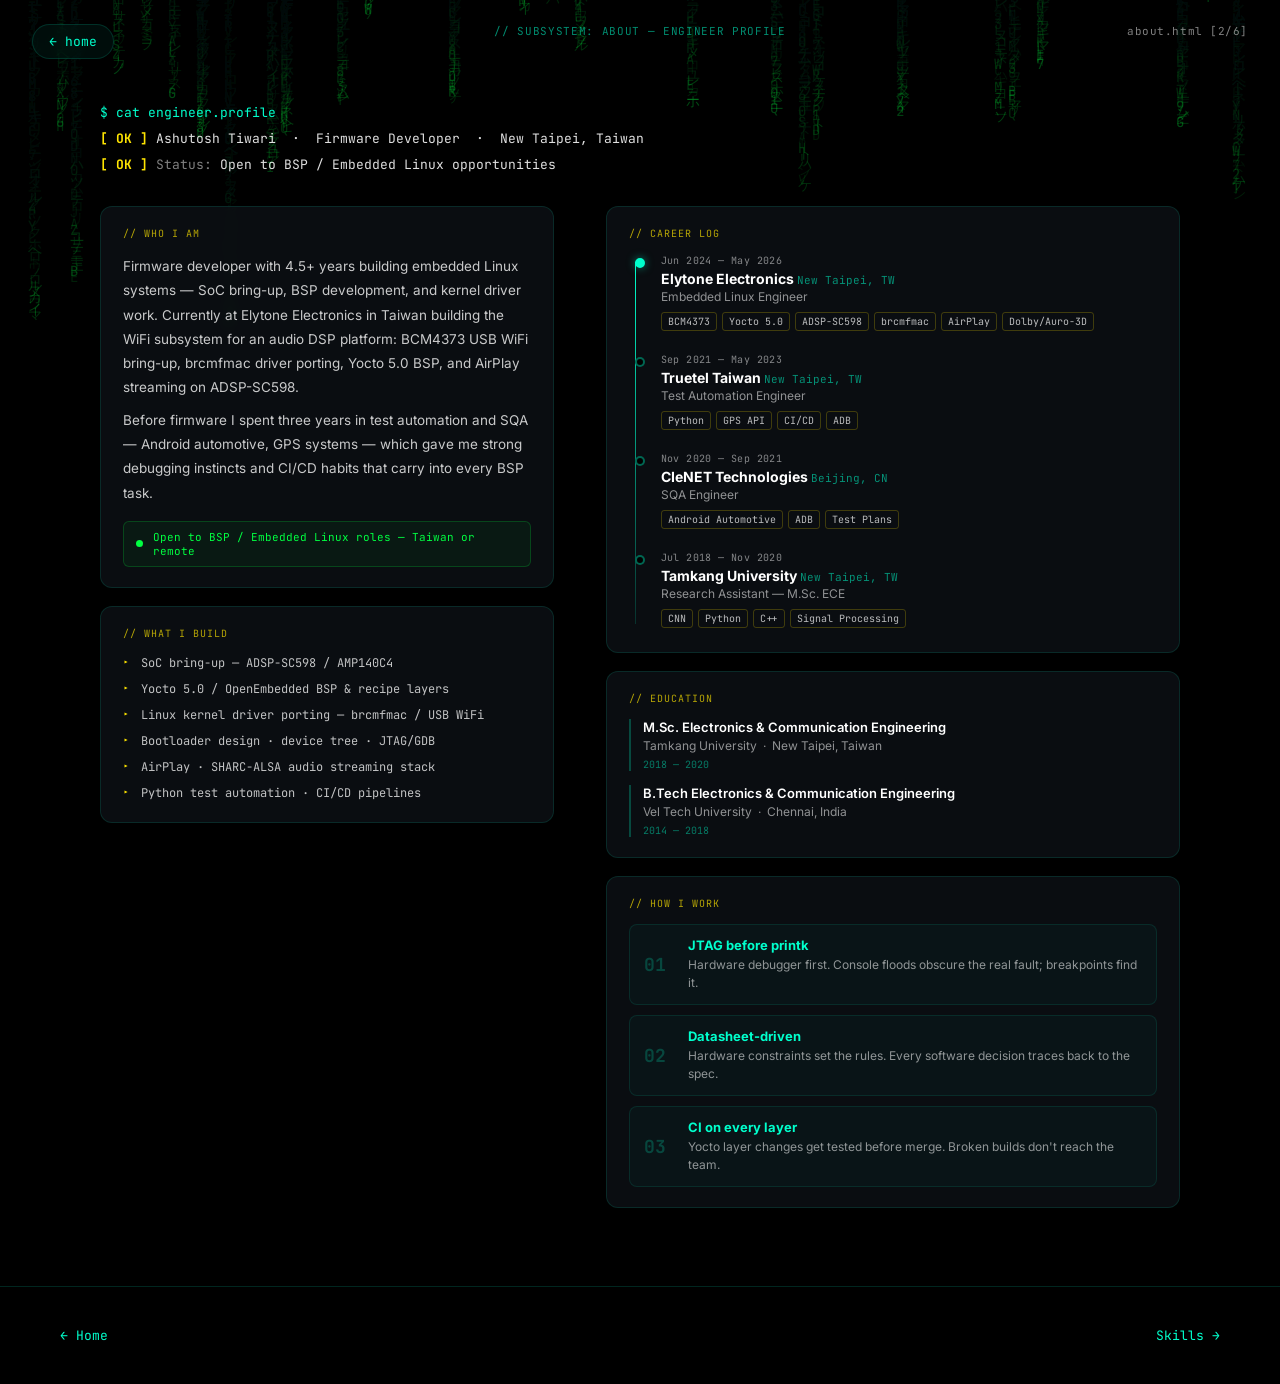
<file: about.html>
<!DOCTYPE html>
<html lang="en">
<head>
  <meta charset="UTF-8">
  <meta name="viewport" content="width=device-width, initial-scale=1.0">
  <title>About — Ashutosh Tiwari</title>
  <link rel="preconnect" href="https://fonts.googleapis.com">
  <link rel="preconnect" href="https://fonts.gstatic.com" crossorigin>
  <link href="https://fonts.googleapis.com/css2?family=Inter:wght@400;500;600;700;900&family=JetBrains+Mono:wght@400;700&display=swap" rel="stylesheet">
  <link rel="stylesheet" href="css/style.css">
  <link rel="stylesheet" href="css/about.css">
</head>
<body>
  <canvas id="matrix-canvas"></canvas>
  <a href="index.html" class="back-home">home</a>
  <span class="page-indicator">about.html [2/6]</span>
  <span class="page-label">// SUBSYSTEM: ABOUT &#8212; ENGINEER PROFILE</span>

  <div class="subpage-wrapper">

    <!-- Quick boot header -->
    <div class="about-prompt" id="about-prompt"></div>

    <!-- Main layout -->
    <div class="about-cols" id="about-cols">

      <!-- ═══ LEFT COLUMN ═══ -->
      <div class="about-left">

        <!-- Who I Am -->
        <div class="asec" id="asec-who">
          <div class="asec-label">// WHO I AM</div>
          <p class="about-bio">
            Firmware developer with 4.5+ years building embedded Linux systems —
            SoC bring-up, BSP development, and kernel driver work. Currently at
            Elytone Electronics in Taiwan building the WiFi subsystem for an audio
            DSP platform: BCM4373 USB WiFi bring-up, brcmfmac driver porting,
            Yocto&nbsp;5.0 BSP, and AirPlay streaming on ADSP-SC598.
          </p>
          <p class="about-bio">
            Before firmware I spent three years in test automation and SQA — Android
            automotive, GPS systems — which gave me strong debugging instincts and
            CI/CD habits that carry into every BSP task.
          </p>
          <div class="about-open">
            <span class="open-dot"></span>
            Open to BSP&nbsp;/&nbsp;Embedded Linux roles &mdash; Taiwan or remote
          </div>
        </div>

        <!-- What I Build -->
        <div class="asec" id="asec-build">
          <div class="asec-label">// WHAT I BUILD</div>
          <ul class="build-list">
            <li>SoC bring-up &mdash; ADSP-SC598 / AMP140C4</li>
            <li>Yocto&nbsp;5.0 / OpenEmbedded BSP &amp; recipe layers</li>
            <li>Linux kernel driver porting &mdash; brcmfmac / USB WiFi</li>
            <li>Bootloader design &middot; device tree &middot; JTAG/GDB</li>
            <li>AirPlay &middot; SHARC-ALSA audio streaming stack</li>
            <li>Python test automation &middot; CI/CD pipelines</li>
          </ul>
        </div>

        <!-- Stat counters -->
        <div class="stat-boxes" id="stat-boxes">
          <div class="stat-box">
            <span class="stat-num" data-target="4.5" data-decimal="1" data-suffix="+">0</span>
            <span class="stat-lbl">Years exp.</span>
          </div>
          <div class="stat-box">
            <span class="stat-num" data-target="3">0</span>
            <span class="stat-lbl">Companies</span>
          </div>
          <div class="stat-box">
            <span class="stat-num" data-target="2">0</span>
            <span class="stat-lbl">Countries</span>
          </div>
          <div class="stat-box">
            <span class="stat-num" data-target="2">0</span>
            <span class="stat-lbl">OSS projects</span>
          </div>
        </div>

      </div>

      <!-- ═══ RIGHT COLUMN ═══ -->
      <div class="about-right">

        <!-- Career timeline -->
        <div class="asec" id="asec-career">
          <div class="asec-label">// CAREER LOG</div>
          <div class="career-tl">

            <div class="tl-entry">
              <div class="tl-dot tl-dot--active"></div>
              <div class="tl-body">
                <div class="tl-period">Jun&nbsp;2024 &mdash; May&nbsp;2026</div>
                <div class="tl-co">Elytone Electronics <span class="tl-loc">New Taipei, TW</span></div>
                <div class="tl-role">Embedded Linux Engineer</div>
                <div class="tl-chips">
                  <span>BCM4373</span><span>Yocto&nbsp;5.0</span><span>ADSP-SC598</span>
                  <span>brcmfmac</span><span>AirPlay</span><span>Dolby/Auro-3D</span>
                </div>
              </div>
            </div>

            <div class="tl-entry">
              <div class="tl-dot"></div>
              <div class="tl-body">
                <div class="tl-period">Sep&nbsp;2021 &mdash; May&nbsp;2023</div>
                <div class="tl-co">Truetel Taiwan <span class="tl-loc">New Taipei, TW</span></div>
                <div class="tl-role">Test Automation Engineer</div>
                <div class="tl-chips">
                  <span>Python</span><span>GPS API</span><span>CI/CD</span><span>ADB</span>
                </div>
              </div>
            </div>

            <div class="tl-entry">
              <div class="tl-dot"></div>
              <div class="tl-body">
                <div class="tl-period">Nov&nbsp;2020 &mdash; Sep&nbsp;2021</div>
                <div class="tl-co">CIeNET Technologies <span class="tl-loc">Beijing, CN</span></div>
                <div class="tl-role">SQA Engineer</div>
                <div class="tl-chips">
                  <span>Android Automotive</span><span>ADB</span><span>Test Plans</span>
                </div>
              </div>
            </div>

            <div class="tl-entry tl-entry--last">
              <div class="tl-dot"></div>
              <div class="tl-body">
                <div class="tl-period">Jul&nbsp;2018 &mdash; Nov&nbsp;2020</div>
                <div class="tl-co">Tamkang University <span class="tl-loc">New Taipei, TW</span></div>
                <div class="tl-role">Research Assistant &mdash; M.Sc. ECE</div>
                <div class="tl-chips">
                  <span>CNN</span><span>Python</span><span>C++</span><span>Signal Processing</span>
                </div>
              </div>
            </div>

          </div>
        </div>

        <!-- Education -->
        <div class="asec" id="asec-edu">
          <div class="asec-label">// EDUCATION</div>
          <div class="edu-list">
            <div class="edu-entry">
              <span class="edu-deg">M.Sc. Electronics &amp; Communication Engineering</span>
              <span class="edu-school">Tamkang University &nbsp;&middot;&nbsp; New Taipei, Taiwan</span>
              <span class="edu-year">2018 &mdash; 2020</span>
            </div>
            <div class="edu-entry">
              <span class="edu-deg">B.Tech Electronics &amp; Communication Engineering</span>
              <span class="edu-school">Vel Tech University &nbsp;&middot;&nbsp; Chennai, India</span>
              <span class="edu-year">2014 &mdash; 2018</span>
            </div>
          </div>
        </div>

        <!-- How I work -->
        <div class="asec" id="asec-how">
          <div class="asec-label">// HOW I WORK</div>
          <div class="how-cards">
            <div class="how-card">
              <span class="how-num">01</span>
              <span class="how-title">JTAG before printk</span>
              <span class="how-desc">Hardware debugger first. Console floods obscure the real fault; breakpoints find it.</span>
            </div>
            <div class="how-card">
              <span class="how-num">02</span>
              <span class="how-title">Datasheet-driven</span>
              <span class="how-desc">Hardware constraints set the rules. Every software decision traces back to the spec.</span>
            </div>
            <div class="how-card">
              <span class="how-num">03</span>
              <span class="how-title">CI on every layer</span>
              <span class="how-desc">Yocto layer changes get tested before merge. Broken builds don't reach the team.</span>
            </div>
          </div>
        </div>

      </div>

    </div>
  </div>

  <div class="prev-next">
    <a href="index.html">&#8592; Home</a>
    <a href="skills.html">Skills &#8594;</a>
  </div>

  <script src="js/matrix.js"></script>
  <script src="js/about.js"></script>
</body>
</html>
</file>
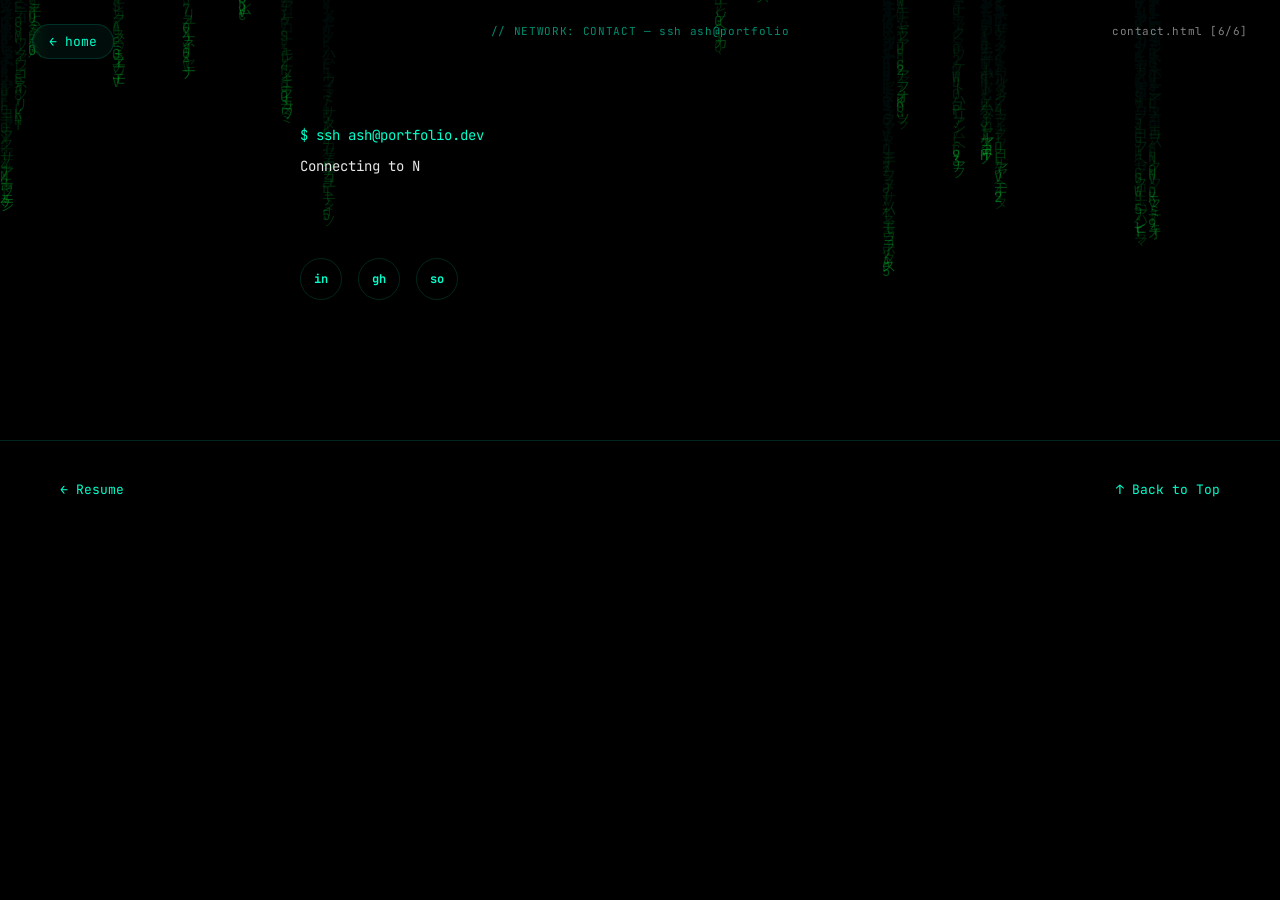
<file: contact.html>
<!DOCTYPE html>
<html lang="en">
<head>
  <meta charset="UTF-8">
  <meta name="viewport" content="width=device-width, initial-scale=1.0">
  <title>Contact — Ashutosh Tiwari</title>
  <link rel="preconnect" href="https://fonts.googleapis.com">
  <link rel="preconnect" href="https://fonts.gstatic.com" crossorigin>
  <link href="https://fonts.googleapis.com/css2?family=Inter:wght@400;500;600;700;900&family=JetBrains+Mono:wght@400;700&display=swap" rel="stylesheet">
  <link rel="stylesheet" href="css/style.css">
  <link rel="stylesheet" href="css/contact.css">
</head>
<body>
  <canvas id="matrix-canvas"></canvas>
  <a href="index.html" class="back-home">home</a>
  <span class="page-indicator">contact.html [6/6]</span>
  <span class="page-label">// NETWORK: CONTACT — ssh ash@portfolio</span>

  <div class="contact-wrap">

    <div class="typewriter-block" id="typewriter"></div>

    <div class="input-row" id="input-row" style="display:none;">
      <span class="prompt">ash@portfolio:~$</span>
      <input type="text" id="msg-input"
             placeholder="type your message..."
             autocomplete="off"
             spellcheck="false">
    </div>
    <div class="msg-status" id="msg-status"></div>

    <div class="social-links">
      <a class="social-btn" href="https://www.linkedin.com/in/ashutosh-tiwari94/" target="_blank" rel="noopener" aria-label="LinkedIn">in</a>
      <a class="social-btn" href="https://github.com/Ashut90" target="_blank" rel="noopener" aria-label="GitHub">gh</a>
      <a class="social-btn" href="https://stackoverflow.com/users/23285907" target="_blank" rel="noopener" aria-label="Stack Overflow">so</a>
    </div>

  </div>

  <div class="prev-next">
    <a href="resume.html">&#8592; Resume</a>
    <a href="#top" onclick="window.scrollTo(0,0);return false;">&#8593; Back to Top</a>
  </div>

  <script src="js/matrix.js"></script>
  <script src="js/contact.js"></script>
</body>
</html>
</file>
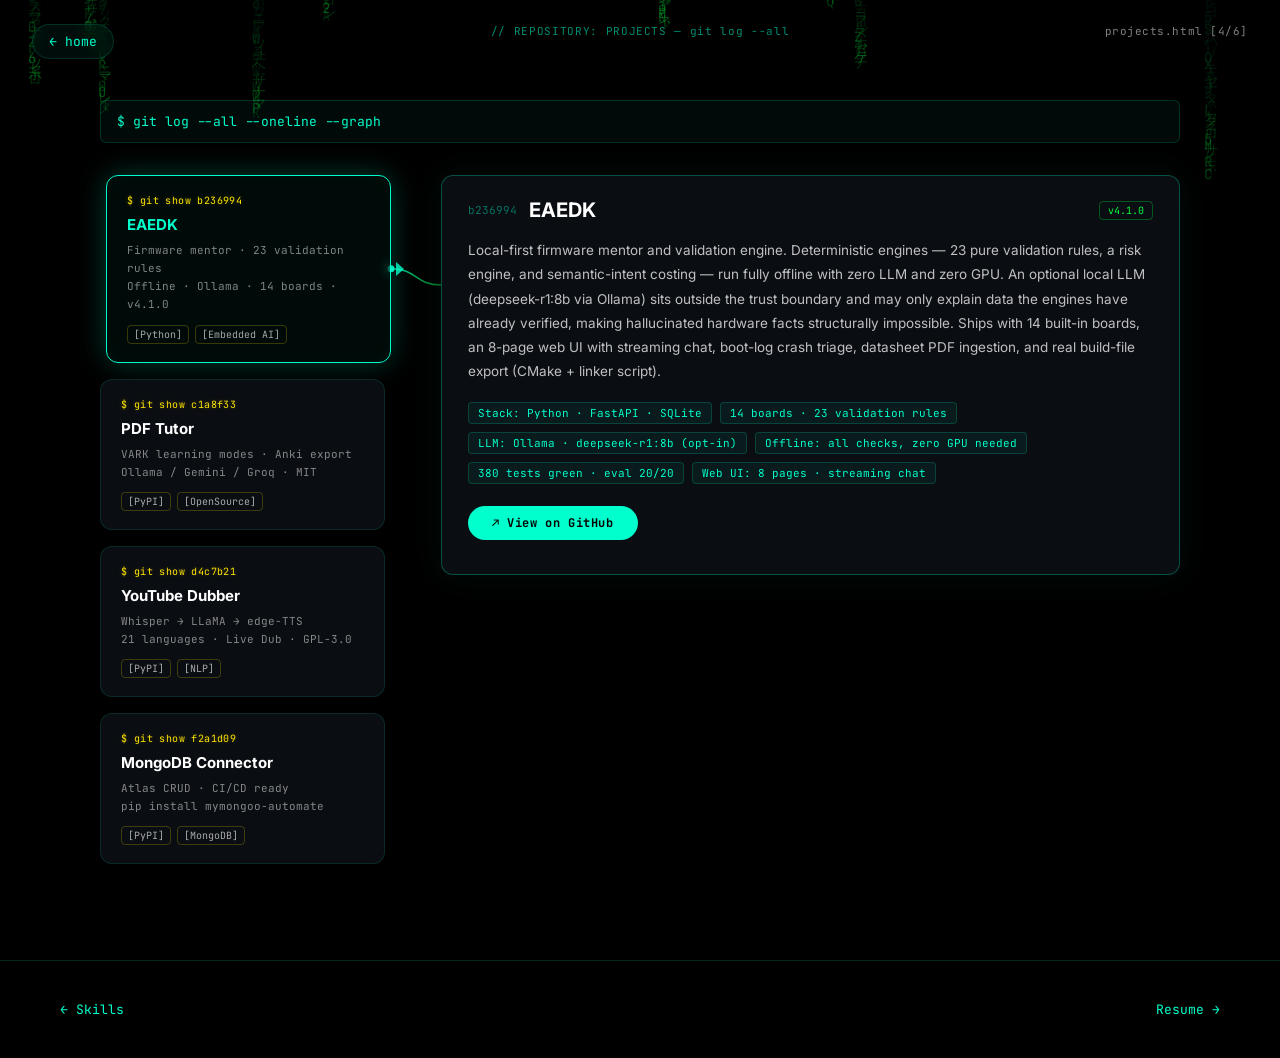
<file: projects.html>
<!DOCTYPE html>
<html lang="en">
<head>
  <meta charset="UTF-8">
  <meta name="viewport" content="width=device-width, initial-scale=1.0">
  <title>Projects — Ashutosh Tiwari</title>
  <link rel="preconnect" href="https://fonts.googleapis.com">
  <link rel="preconnect" href="https://fonts.gstatic.com" crossorigin>
  <link href="https://fonts.googleapis.com/css2?family=Inter:wght@400;500;600;700;900&family=JetBrains+Mono:wght@400;700&display=swap" rel="stylesheet">
  <link rel="stylesheet" href="css/style.css">
  <link rel="stylesheet" href="css/projects.css">
</head>
<body>
  <canvas id="matrix-canvas"></canvas>
  <a href="index.html" class="back-home">home</a>
  <span class="page-indicator">projects.html [4/6]</span>
  <span class="page-label">// REPOSITORY: PROJECTS — git log --all</span>

  <!-- Neon connector SVG — fixed overlay -->
  <svg id="proj-conn-svg" xmlns="http://www.w3.org/2000/svg">
    <defs>
      <linearGradient id="pconn-grad" x1="0%" y1="0%" x2="100%" y2="0%">
        <stop offset="0%"   stop-color="#00FFCC" stop-opacity="0.95"/>
        <stop offset="100%" stop-color="#00FF41" stop-opacity="0.45"/>
      </linearGradient>
    </defs>
  </svg>

  <div class="subpage-wrapper">
    <div class="git-header">$ git log --all --oneline --graph</div>

    <div class="proj-layout">

      <!-- LEFT: square cards -->
      <div class="proj-cards-col">

        <div class="proj-sq-card" data-id="eaedk" id="psc-eaedk">
          <span class="psc-cmd">$ git show b236994</span>
          <h4>EAEDK</h4>
          <p>Firmware mentor &middot; 23 validation rules<br>Offline &middot; Ollama &middot; 14 boards &middot; v4.1.0</p>
          <div class="psc-tags">
            <span class="psc-tag">[Python]</span><span class="psc-tag">[Embedded AI]</span>
          </div>
        </div>

        <div class="proj-sq-card" data-id="pdf-tutor" id="psc-pdf-tutor">
          <span class="psc-cmd">$ git show c1a8f33</span>
          <h4>PDF Tutor</h4>
          <p>VARK learning modes &middot; Anki export<br>Ollama / Gemini / Groq &middot; MIT</p>
          <div class="psc-tags">
            <span class="psc-tag">[PyPI]</span><span class="psc-tag">[OpenSource]</span>
          </div>
        </div>

        <div class="proj-sq-card" data-id="yt-dubber" id="psc-yt-dubber">
          <span class="psc-cmd">$ git show d4c7b21</span>
          <h4>YouTube Dubber</h4>
          <p>Whisper &rarr; LLaMA &rarr; edge-TTS<br>21 languages &middot; Live Dub &middot; GPL-3.0</p>
          <div class="psc-tags">
            <span class="psc-tag">[PyPI]</span><span class="psc-tag">[NLP]</span>
          </div>
        </div>

        <div class="proj-sq-card" data-id="mongo-pkg" id="psc-mongo-pkg">
          <span class="psc-cmd">$ git show f2a1d09</span>
          <h4>MongoDB Connector</h4>
          <p>Atlas CRUD &middot; CI/CD ready<br>pip install mymongoo-automate</p>
          <div class="psc-tags">
            <span class="psc-tag">[PyPI]</span><span class="psc-tag">[MongoDB]</span>
          </div>
        </div>

      </div>

      <!-- RIGHT: detail panel -->
      <div class="proj-detail-col">
        <div class="proj-detail-panel" id="proj-detail-panel">

          <div class="proj-detail-empty" id="proj-detail-empty">
            <span class="pde-prompt">// select a project</span><span class="cursor">_</span>
          </div>

          <div class="proj-detail-content" id="proj-detail-content"></div>

        </div>
      </div>

    </div>
  </div>

  <div class="prev-next">
    <a href="skills.html">&#8592; Skills</a>
    <a href="resume.html">Resume &#8594;</a>
  </div>

  <script src="js/matrix.js"></script>
  <script src="js/projects.js"></script>
</body>
</html>
</file>
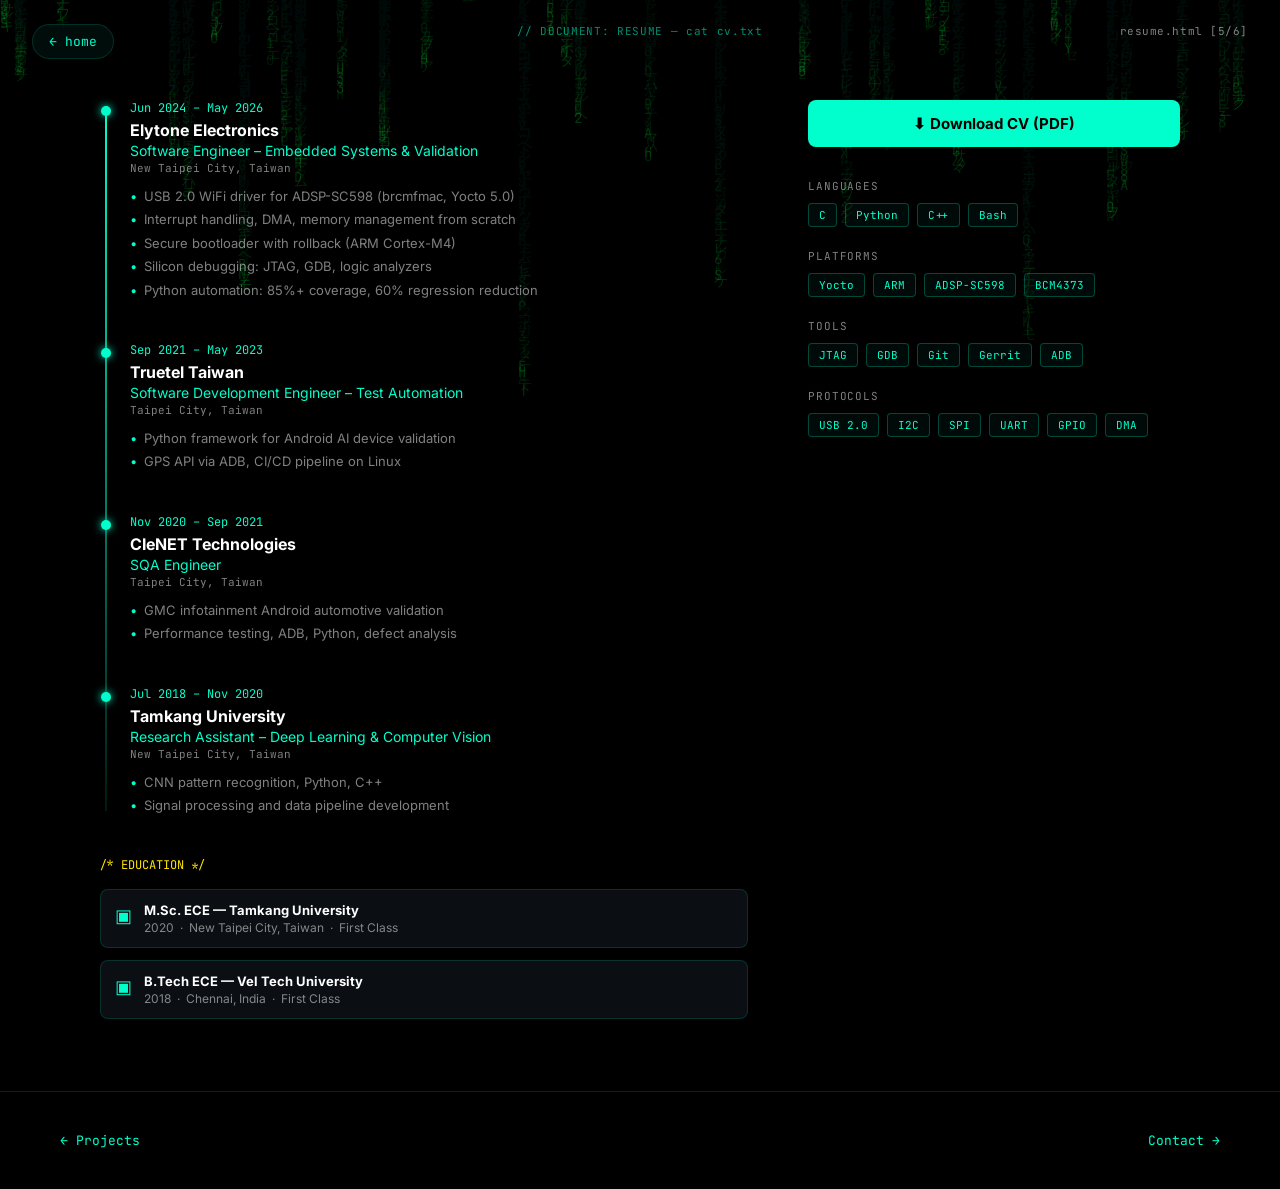
<file: resume.html>
<!DOCTYPE html>
<html lang="en">
<head>
  <meta charset="UTF-8">
  <meta name="viewport" content="width=device-width, initial-scale=1.0">
  <title>Resume — Ashutosh Tiwari</title>
  <link rel="preconnect" href="https://fonts.googleapis.com">
  <link rel="preconnect" href="https://fonts.gstatic.com" crossorigin>
  <link href="https://fonts.googleapis.com/css2?family=Inter:wght@400;500;600;700;900&family=JetBrains+Mono:wght@400;700&display=swap" rel="stylesheet">
  <link rel="stylesheet" href="css/style.css">
  <link rel="stylesheet" href="css/resume.css">
</head>
<body>
  <canvas id="matrix-canvas"></canvas>
  <a href="index.html" class="back-home">home</a>
  <span class="page-indicator">resume.html [5/6]</span>
  <span class="page-label">// DOCUMENT: RESUME — cat cv.txt</span>

  <div class="subpage-wrapper">
    <div class="resume-cols">

      <!-- LEFT: Timeline -->
      <div class="resume-left">
        <div class="timeline">

          <div class="tl-entry">
            <span class="tl-date">Jun 2024 – May 2026</span>
            <div class="tl-company">Elytone Electronics</div>
            <div class="tl-role">Software Engineer – Embedded Systems &amp; Validation</div>
            <div class="tl-loc">New Taipei City, Taiwan</div>
            <ul>
              <li>USB 2.0 WiFi driver for ADSP-SC598 (brcmfmac, Yocto 5.0)</li>
              <li>Interrupt handling, DMA, memory management from scratch</li>
              <li>Secure bootloader with rollback (ARM Cortex-M4)</li>
              <li>Silicon debugging: JTAG, GDB, logic analyzers</li>
              <li>Python automation: 85%+ coverage, 60% regression reduction</li>
            </ul>
          </div>

          <div class="tl-entry">
            <span class="tl-date">Sep 2021 – May 2023</span>
            <div class="tl-company">Truetel Taiwan</div>
            <div class="tl-role">Software Development Engineer – Test Automation</div>
            <div class="tl-loc">Taipei City, Taiwan</div>
            <ul>
              <li>Python framework for Android AI device validation</li>
              <li>GPS API via ADB, CI/CD pipeline on Linux</li>
            </ul>
          </div>

          <div class="tl-entry">
            <span class="tl-date">Nov 2020 – Sep 2021</span>
            <div class="tl-company">CIeNET Technologies</div>
            <div class="tl-role">SQA Engineer</div>
            <div class="tl-loc">Taipei City, Taiwan</div>
            <ul>
              <li>GMC infotainment Android automotive validation</li>
              <li>Performance testing, ADB, Python, defect analysis</li>
            </ul>
          </div>

          <div class="tl-entry">
            <span class="tl-date">Jul 2018 – Nov 2020</span>
            <div class="tl-company">Tamkang University</div>
            <div class="tl-role">Research Assistant – Deep Learning &amp; Computer Vision</div>
            <div class="tl-loc">New Taipei City, Taiwan</div>
            <ul>
              <li>CNN pattern recognition, Python, C++</li>
              <li>Signal processing and data pipeline development</li>
            </ul>
          </div>

        </div>

        <!-- Education -->
        <div class="education">
          <div class="edu-header">/* EDUCATION */</div>
          <div class="edu-entry glass-card">
            <div class="edu-icon">&#x25A3;</div>
            <div class="edu-text">
              <div class="edu-degree">M.Sc. ECE — Tamkang University</div>
              <div class="edu-details">2020 &nbsp;·&nbsp; New Taipei City, Taiwan &nbsp;·&nbsp; First Class</div>
            </div>
          </div>
          <div class="edu-entry glass-card">
            <div class="edu-icon">&#x25A3;</div>
            <div class="edu-text">
              <div class="edu-degree">B.Tech ECE — Vel Tech University</div>
              <div class="edu-details">2018 &nbsp;·&nbsp; Chennai, India &nbsp;·&nbsp; First Class</div>
            </div>
          </div>
        </div>
      </div>

      <!-- RIGHT: CV Download + Skills -->
      <div class="resume-right">
        <a class="cv-dl-btn" href="https://drive.google.com/uc?export=download&id=137VJWeKOUD20bLV9FzSIlnfJ-X73D0cB" target="_blank" rel="noopener">
          &#11015; Download CV (PDF)
        </a>

        <div class="skill-group">
          <div class="skill-group-label">Languages</div>
          <div class="skill-tags">
            <span class="skill-tag-pill">C</span>
            <span class="skill-tag-pill">Python</span>
            <span class="skill-tag-pill">C++</span>
            <span class="skill-tag-pill">Bash</span>
          </div>
        </div>

        <div class="skill-group">
          <div class="skill-group-label">Platforms</div>
          <div class="skill-tags">
            <span class="skill-tag-pill">Yocto</span>
            <span class="skill-tag-pill">ARM</span>
            <span class="skill-tag-pill">ADSP-SC598</span>
            <span class="skill-tag-pill">BCM4373</span>
          </div>
        </div>

        <div class="skill-group">
          <div class="skill-group-label">Tools</div>
          <div class="skill-tags">
            <span class="skill-tag-pill">JTAG</span>
            <span class="skill-tag-pill">GDB</span>
            <span class="skill-tag-pill">Git</span>
            <span class="skill-tag-pill">Gerrit</span>
            <span class="skill-tag-pill">ADB</span>
          </div>
        </div>

        <div class="skill-group">
          <div class="skill-group-label">Protocols</div>
          <div class="skill-tags">
            <span class="skill-tag-pill">USB 2.0</span>
            <span class="skill-tag-pill">I2C</span>
            <span class="skill-tag-pill">SPI</span>
            <span class="skill-tag-pill">UART</span>
            <span class="skill-tag-pill">GPIO</span>
            <span class="skill-tag-pill">DMA</span>
          </div>
        </div>
      </div>

    </div>
  </div>

  <div class="prev-next">
    <a href="projects.html">&#8592; Projects</a>
    <a href="contact.html">Contact &#8594;</a>
  </div>

  <script src="js/matrix.js"></script>
  <script src="js/resume.js"></script>
</body>
</html>
</file>
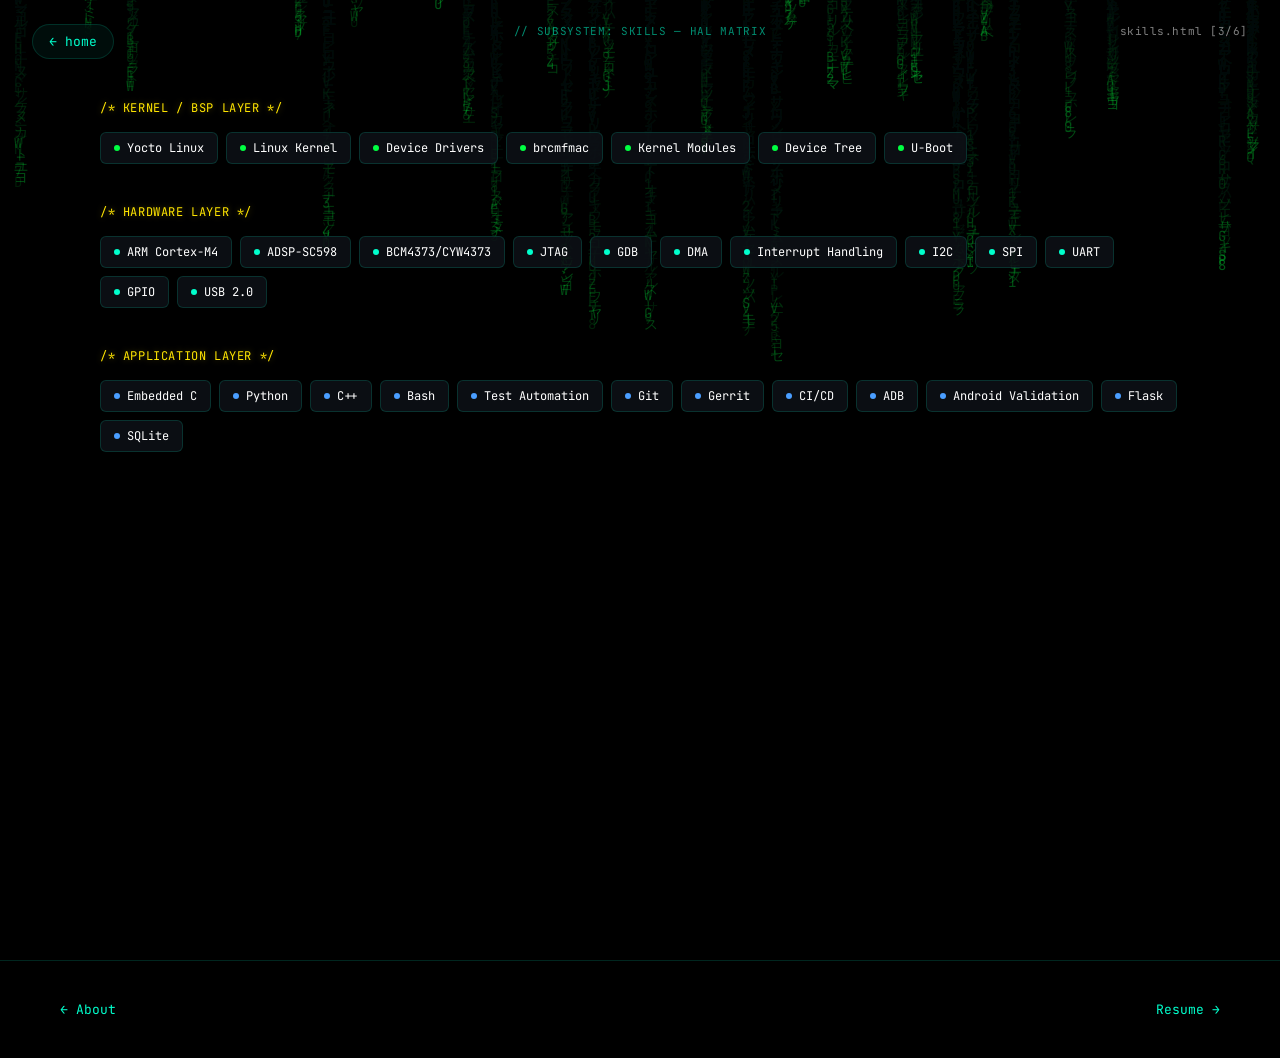
<file: skills.html>
<!DOCTYPE html>
<html lang="en">
<head>
  <meta charset="UTF-8">
  <meta name="viewport" content="width=device-width, initial-scale=1.0">
  <title>Skills — Ashutosh Tiwari</title>
  <link rel="preconnect" href="https://fonts.googleapis.com">
  <link rel="preconnect" href="https://fonts.gstatic.com" crossorigin>
  <link href="https://fonts.googleapis.com/css2?family=Inter:wght@400;500;600;700;900&family=JetBrains+Mono:wght@400;700&display=swap" rel="stylesheet">
  <link rel="stylesheet" href="css/style.css">
  <link rel="stylesheet" href="css/skills.css">
</head>
<body>
  <canvas id="matrix-canvas"></canvas>
  <svg id="pcb-traces" xmlns="http://www.w3.org/2000/svg"></svg>
  <a href="index.html" class="back-home">home</a>
  <span class="page-indicator">skills.html [3/6]</span>
  <span class="page-label">// SUBSYSTEM: SKILLS — HAL MATRIX</span>

  <div class="subpage-wrapper skills-page">

    <!-- LAYER 1: Kernel / BSP -->
    <div class="layer-section">
      <div class="layer-header">/* KERNEL / BSP LAYER */</div>
      <div class="chips-wrap">
        <span class="skill-chip" data-skill="Yocto Linux"><span class="chip-dot dot-green"></span>Yocto Linux</span>
        <span class="skill-chip" data-skill="Linux Kernel"><span class="chip-dot dot-green"></span>Linux Kernel</span>
        <span class="skill-chip" data-skill="Device Drivers"><span class="chip-dot dot-green"></span>Device Drivers</span>
        <span class="skill-chip" data-skill="brcmfmac"><span class="chip-dot dot-green"></span>brcmfmac</span>
        <span class="skill-chip" data-skill="Kernel Modules"><span class="chip-dot dot-green"></span>Kernel Modules</span>
        <span class="skill-chip" data-skill="Device Tree"><span class="chip-dot dot-green"></span>Device Tree</span>
        <span class="skill-chip" data-skill="U-Boot"><span class="chip-dot dot-green"></span>U-Boot</span>
      </div>
    </div>

    <!-- LAYER 2: Hardware -->
    <div class="layer-section">
      <div class="layer-header">/* HARDWARE LAYER */</div>
      <div class="chips-wrap">
        <span class="skill-chip" data-skill="ARM Cortex-M4"><span class="chip-dot dot-cyan"></span>ARM Cortex-M4</span>
        <span class="skill-chip" data-skill="ADSP-SC598"><span class="chip-dot dot-cyan"></span>ADSP-SC598</span>
        <span class="skill-chip" data-skill="BCM4373/CYW4373"><span class="chip-dot dot-cyan"></span>BCM4373/CYW4373</span>
        <span class="skill-chip" data-skill="JTAG"><span class="chip-dot dot-cyan"></span>JTAG</span>
        <span class="skill-chip" data-skill="GDB"><span class="chip-dot dot-cyan"></span>GDB</span>
        <span class="skill-chip" data-skill="DMA"><span class="chip-dot dot-cyan"></span>DMA</span>
        <span class="skill-chip" data-skill="Interrupt Handling"><span class="chip-dot dot-cyan"></span>Interrupt Handling</span>
        <span class="skill-chip" data-skill="I2C"><span class="chip-dot dot-cyan"></span>I2C</span>
        <span class="skill-chip" data-skill="SPI"><span class="chip-dot dot-cyan"></span>SPI</span>
        <span class="skill-chip" data-skill="UART"><span class="chip-dot dot-cyan"></span>UART</span>
        <span class="skill-chip" data-skill="GPIO"><span class="chip-dot dot-cyan"></span>GPIO</span>
        <span class="skill-chip" data-skill="USB 2.0"><span class="chip-dot dot-cyan"></span>USB 2.0</span>
      </div>
    </div>

    <!-- LAYER 3: Application -->
    <div class="layer-section">
      <div class="layer-header">/* APPLICATION LAYER */</div>
      <div class="chips-wrap">
        <span class="skill-chip" data-skill="Embedded C"><span class="chip-dot dot-blue"></span>Embedded C</span>
        <span class="skill-chip" data-skill="Python"><span class="chip-dot dot-blue"></span>Python</span>
        <span class="skill-chip" data-skill="C++"><span class="chip-dot dot-blue"></span>C++</span>
        <span class="skill-chip" data-skill="Bash"><span class="chip-dot dot-blue"></span>Bash</span>
        <span class="skill-chip" data-skill="Test Automation"><span class="chip-dot dot-blue"></span>Test Automation</span>
        <span class="skill-chip" data-skill="Git"><span class="chip-dot dot-blue"></span>Git</span>
        <span class="skill-chip" data-skill="Gerrit"><span class="chip-dot dot-blue"></span>Gerrit</span>
        <span class="skill-chip" data-skill="CI/CD"><span class="chip-dot dot-blue"></span>CI/CD</span>
        <span class="skill-chip" data-skill="ADB"><span class="chip-dot dot-blue"></span>ADB</span>
        <span class="skill-chip" data-skill="Android Validation"><span class="chip-dot dot-blue"></span>Android Validation</span>
        <span class="skill-chip" data-skill="Flask"><span class="chip-dot dot-blue"></span>Flask</span>
        <span class="skill-chip" data-skill="SQLite"><span class="chip-dot dot-blue"></span>SQLite</span>
      </div>
    </div>

  </div>

  <div class="prev-next">
    <a href="about.html">&#8592; About</a>
    <a href="resume.html">Resume &#8594;</a>
  </div>

  <script src="js/matrix.js"></script>
  <script src="js/skills.js"></script>
</body>
</html>
</file>
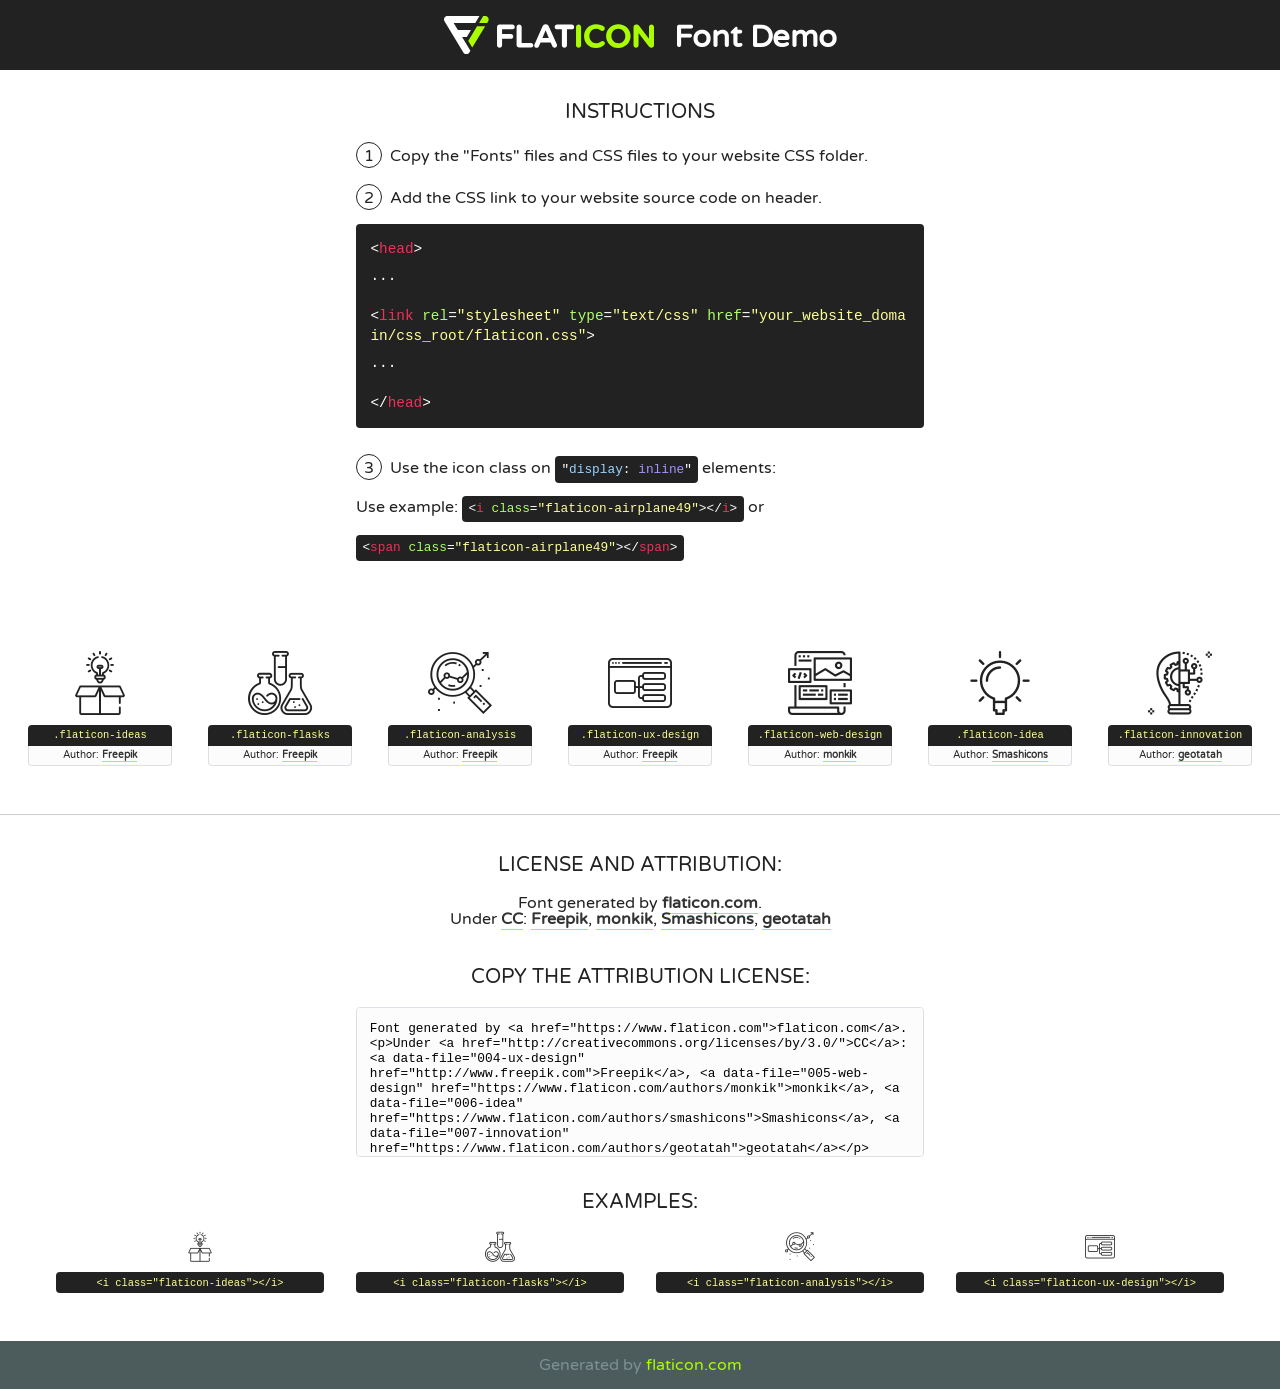
<file: fonts/flaticon/font/flaticon.html>
<!DOCTYPE html>
<!--
  Flaticon icon font: Flaticon
  Creation date: 20/03/2019 02:18
-->
<html>
<!DOCTYPE html>
<html>

<head>
    <title>Flaticon WebFont</title>
    <link href="http://fonts.googleapis.com/css?family=Varela+Round" rel="stylesheet" type="text/css" />
    <link rel="stylesheet" type="text/css" href="flaticon.css">
    <meta charset="UTF-8">
    <style>
    html, body, div, span, applet, object, iframe,
    h1, h2, h3, h4, h5, h6, p, blockquote, pre,
    a, abbr, acronym, address, big, cite, code,
    del, dfn, em, img, ins, kbd, q, s, samp,
    small, strike, strong, sub, sup, tt, var,
    b, u, i, center,
    dl, dt, dd, ol, ul, li,
    fieldset, form, label, legend,
    table, caption, tbody, tfoot, thead, tr, th, td,
    article, aside, canvas, details, embed, 
    figure, figcaption, footer, header, hgroup, 
    menu, nav, output, ruby, section, summary,
    time, mark, audio, video {
        margin: 0;
        padding: 0;
        border: 0;
        font-size: 100%;
        font: inherit;
        vertical-align: baseline;
    }
    /* HTML5 display-role reset for older browsers */
    article, aside, details, figcaption, figure, 
    footer, header, hgroup, menu, nav, section {
        display: block;
    }
    body {
        line-height: 1;
    }
    ol, ul {
        list-style: none;
    }
    blockquote, q {
        quotes: none;
    }
    blockquote:before, blockquote:after,
    q:before, q:after {
        content: '';
        content: none;
    }
    table {
        border-collapse: collapse;
        border-spacing: 0;
    }
    body {
        font-family: 'Varela Round', Helvetica, Arial, sans-serif;
        font-size: 16px;
        color: #222;
    }
    a {
        color: #333;
        border-bottom: 1px solid #a9fd00;
        font-weight: bold;
        text-decoration: none;
    }
    * {
        -moz-box-sizing: border-box;
        -webkit-box-sizing: border-box;
        box-sizing: border-box;
        margin: 0;
        padding: 0;
    }
    [class^="flaticon-"]:before, [class*=" flaticon-"]:before, [class^="flaticon-"]:after, [class*=" flaticon-"]:after {
        font-family: Flaticon;
        font-size: 30px;
        font-style: normal;
        margin-left: 20px;
        color: #333;
    }
    .wrapper {
        max-width: 600px;
        margin: auto;
        padding: 0 1em;
    }
    .title {
        font-size: 1.25em;
        text-align: center;
        margin-bottom: 1em;
        text-transform: uppercase;
    }
    header {
        text-align: center;
        background-color: #222;
        color: #fff;
        padding: 1em;
    }
    header .logo {
        width: 210px;
        height: 38px;
        display: inline-block;
        vertical-align: middle;
        margin-right: 1em;
        border: none;
    }
    header strong {
        font-size: 1.95em;
        font-weight: bold;
        vertical-align: middle;
        margin-top: 5px;
        display: inline-block;
    }
    .demo {
        margin: 2em auto;
        line-height: 1.25em;
    }
    .demo ul li {
        margin-bottom: 1em;
    }
    .demo ul li .num {
        color: #222;
        border-radius: 20px;
        display: inline-block;
        width: 26px;
        padding: 3px;
        height: 26px;
        text-align: center;
        margin-right: 0.5em;
        border: 1px solid #222;
    }
    .demo ul li code {
        background-color: #222;
        border-radius: 4px;
        padding: 0.25em 0.5em;
        display: inline-block;
        color: #fff;
        font-family: Consolas,Monaco,Lucida Console,Liberation Mono,DejaVu Sans Mono,Bitstream Vera Sans Mono,Courier New, monospace;
        font-weight: lighter;
        margin-top: 1em;
        font-size: 0.8em;
        word-break: break-all;
    }
    .demo ul li code.big {
        padding: 1em;
        font-size: 0.9em;
    }
    .demo ul li code .red {
        color: #EF3159;
    }
    .demo ul li code .green {
        color: #ACFF65;
    }
    .demo ul li code .yellow {
        color: #FFFF99;
    }
    .demo ul li code .blue {
        color: #99D3FF;
    }
    .demo ul li code .purple {
        color: #A295FF;
    }
    .demo ul li code .dots {
        margin-top: 0.5em;
        display: block;
    }
    #glyphs {
        border-bottom: 1px solid #ccc;
        padding: 2em 0;
        text-align: center;
    }
    .glyph {
        display: inline-block;
        width: 9em;
        margin: 1em;
        text-align: center;
        vertical-align: top;
        background: #FFF;
    }
    .glyph .glyph-icon {
        padding: 10px;
        display: block;
        font-family:"Flaticon";
        font-size: 64px;
        line-height: 1;
    }
    .glyph .glyph-icon:before {
        font-size: 64px;
        color: #222;
        margin-left: 0;
    }
    .class-name {
        font-size: 0.65em;
        background-color: #222;
        color: #fff;
        border-radius: 4px 4px 0 0;
        padding: 0.5em;
        color: #FFFF99;
        font-family: Consolas,Monaco,Lucida Console,Liberation Mono,DejaVu Sans Mono,Bitstream Vera Sans Mono,Courier New, monospace;
    }
    .author-name {
        font-size: 0.6em;
        background-color: #fcfcfd;
        border: 1px solid #DEDEE4;
        border-top: 0;
        border-radius: 0 0 4px 4px;
        padding: 0.5em;
    }
    .class-name:last-child {
        font-size: 10px;
        color:#888;
    }
    .class-name:last-child a {
        font-size: 10px;
        color:#555;
    }
    .class-name:last-child a:hover {
        color:#a9fd00;
    }
    .glyph > input {
        display: block;
        width: 100px;
        margin: 5px auto;
        text-align: center;
        font-size: 12px;
        cursor: text;
    }
    .glyph > input.icon-input {
        font-family:"Flaticon";
        font-size: 16px;
        margin-bottom: 10px;
    }
    .attribution .title {
        margin-top: 2em;
    }
    .attribution textarea {
        background-color: #fcfcfd;
        padding: 1em;
        border: none;
        box-shadow: none;
        border: 1px solid #DEDEE4;
        border-radius: 4px;
        resize: none;
        width: 100%;
        height: 150px;
        font-size: 0.8em;
        font-family: Consolas,Monaco,Lucida Console,Liberation Mono,DejaVu Sans Mono,Bitstream Vera Sans Mono,Courier New, monospace;
        -webkit-appearance: none;
    }
    .iconsuse {
        margin: 2em auto;
        text-align: center;
        max-width: 1200px;
    }
    .iconsuse:after {
        content: '';
        display: table;
        clear: both;
    }
    .iconsuse .image {
        float: left;
        width: 25%;
        padding: 0 1em;
    }
    .iconsuse .image p {
        margin-bottom: 1em;
    }
    .iconsuse .image span {
        display: block;
        font-size: 0.65em;
        background-color: #222;
        color: #fff;
        border-radius: 4px;
        padding: 0.5em;
        color: #FFFF99;
        margin-top: 1em;
        font-family: Consolas,Monaco,Lucida Console,Liberation Mono,DejaVu Sans Mono,Bitstream Vera Sans Mono,Courier New, monospace;
    }
    #footer {
        text-align: center;
        background-color: #4C5B5C;
        color: #7c9192;
        padding: 1em;
    }
    #footer a {
        border: none;
        color: #a9fd00;
        font-weight: normal;
    }
    @media (max-width: 960px) {
        .iconsuse .image {
            width: 50%;
        }
    }
    @media (max-width: 560px) {
        .iconsuse .image {
            width: 100%;
        }
    }
    </style>
</head>

<body class="characters-off">

    <header>
        <a href="https://www.flaticon.com" target="_blank" class="logo">
            <svg version="1.1" xmlns="http://www.w3.org/2000/svg" xmlns:xlink="http://www.w3.org/1999/xlink" xmlns:a="http://ns.adobe.com/AdobeSVGViewerExtensions/3.0/" viewBox="0 0 560.875 102.036" enable-background="new 0 0 560.875 102.036" xml:space="preserve">
                <defs>
                </defs>
                <g>
                    <g class="letters">
                        <path fill="#ffffff" d="M141.596,29.675c0-3.777,2.985-6.767,6.764-6.767h34.438c3.426,0,6.15,2.728,6.15,6.15
                        c0,3.43-2.724,6.149-6.15,6.149h-27.674v13.091h23.719c3.429,0,6.151,2.724,6.151,6.15c0,3.43-2.723,6.149-6.151,6.149h-23.719
                        v17.574c0,3.773-2.986,6.761-6.764,6.761c-3.779,0-6.764-2.989-6.764-6.761V29.675z"></path>
                        <path fill="#ffffff" d="M193.844,29.149c0-3.781,2.985-6.767,6.764-6.767c3.776,0,6.763,2.985,6.763,6.767v42.957h25.039
                        c3.426,0,6.149,2.726,6.149,6.153c0,3.425-2.723,6.15-6.149,6.15h-31.802c-3.779,0-6.764-2.986-6.764-6.768V29.149z"></path>
                        <path fill="#ffffff" d="M241.891,75.71l21.438-48.407c1.492-3.341,4.215-5.357,7.906-5.357h0.792
                        c3.686,0,6.323,2.017,7.815,5.357l21.439,48.407c0.436,0.967,0.701,1.845,0.701,2.723c0,3.602-2.809,6.501-6.414,6.501
                        c-3.161,0-5.269-1.845-6.499-4.655l-4.132-9.661h-27.059l-4.301,10.102c-1.144,2.631-3.426,4.214-6.237,4.214
                        c-3.517,0-6.24-2.81-6.24-6.325C241.1,77.64,241.451,76.677,241.891,75.71z M279.932,58.666l-8.521-20.297l-8.526,20.297H279.932
                        z"></path>
                        <path fill="#ffffff" d="M314.864,35.387H301.86c-3.429,0-6.239-2.813-6.239-6.238c0-3.429,2.811-6.24,6.239-6.24h39.533
                        c3.426,0,6.237,2.811,6.237,6.24c0,3.425-2.811,6.238-6.237,6.238h-13.001v42.785c0,3.773-2.99,6.761-6.764,6.761
                        c-3.779,0-6.764-2.989-6.764-6.761V35.387z"></path>
                        <path fill="#A9FD00" d="M352.615,29.149c0-3.781,2.985-6.767,6.767-6.767c3.774,0,6.761,2.985,6.761,6.767v49.024
                        c0,3.773-2.987,6.761-6.761,6.761c-3.781,0-6.767-2.989-6.767-6.761V29.149z"></path>
                        <path fill="#A9FD00" d="M374.132,53.836v-0.179c0-17.481,13.178-31.801,32.065-31.801c9.22,0,15.459,2.458,20.557,6.238
                        c1.402,1.054,2.637,2.985,2.637,5.357c0,3.692-2.985,6.59-6.681,6.59c-1.845,0-3.071-0.702-4.044-1.319
                        c-3.776-2.813-7.729-4.393-12.562-4.393c-10.364,0-17.831,8.611-17.831,19.154v0.173c0,10.542,7.291,19.329,17.831,19.329
                        c5.715,0,9.492-1.756,13.359-4.834c1.049-0.874,2.458-1.491,4.039-1.491c3.429,0,6.325,2.813,6.325,6.236
                        c0,2.106-1.056,3.78-2.282,4.834c-5.539,4.834-12.036,7.733-21.878,7.733C387.572,85.464,374.132,71.493,374.132,53.836z"></path>
                        <path fill="#A9FD00" d="M433.009,53.836v-0.179c0-17.481,13.79-31.801,32.766-31.801c18.981,0,32.592,14.143,32.592,31.628v0.173
                        c0,17.483-13.785,31.807-32.769,31.807C446.625,85.464,433.009,71.32,433.009,53.836z M484.224,53.836v-0.179
                        c0-10.539-7.725-19.326-18.626-19.326c-10.893,0-18.449,8.611-18.449,19.154v0.173c0,10.542,7.73,19.329,18.626,19.329
                        C476.676,72.986,484.224,64.378,484.224,53.836z"></path>
                        <path fill="#A9FD00" d="M506.233,29.321c0-3.774,2.99-6.763,6.767-6.763h1.401c3.252,0,5.183,1.583,7.029,3.953l26.093,34.265
                        V29.059c0-3.692,2.99-6.677,6.681-6.677c3.683,0,6.671,2.985,6.671,6.677v48.934c0,3.78-2.987,6.765-6.764,6.765h-0.436
                        c-3.257,0-5.188-1.581-7.034-3.953l-27.056-35.492v32.944c0,3.687-2.985,6.676-6.678,6.676c-3.683,0-6.673-2.989-6.673-6.676
                        V29.321z"></path>
                    </g>
                    <g class="insignia">
                        <path fill="#ffffff" d="M48.372,56.137h12.517l11.156-18.537H37.186L25.688,18.539h57.825L94.668,0H9.271
                        C5.925,0,2.842,1.801,1.198,4.716c-1.644,2.907-1.593,6.482,0.134,9.343l50.38,83.501c1.678,2.781,4.689,4.476,7.938,4.476
                        c3.246,0,6.257-1.695,7.935-4.476l2.898-4.804L48.372,56.137z"></path>
                        <g class="i">
                            <path fill="#A9FD00" d="M93.575,18.539h0.031v0.004l21.652,0.004l2.705-4.488c1.727-2.861,1.778-6.436,0.133-9.343
                            C116.454,1.801,113.371,0,110.026,0h-5.294L93.575,18.539z"></path>
                            <polygon fill="#A9FD00" points="88.291,27.356 64.725,66.486 75.519,84.404 109.942,27.356"></polygon>
                        </g>
                    </g>
                </g>
            </svg>
        </a>
        <strong>Font Demo</strong>
    </header>


    <section class="demo wrapper">

        <p class="title">Instructions</p>

        <ul>
            <li>
                <span class="num">1</span>Copy the "Fonts" files and CSS files to your website CSS folder.
            </li>
            <li>
                <span class="num">2</span>Add the CSS link to your website source code on header.
                <code class="big">
                    &lt;<span class="red">head</span>&gt;
                    <br/><span class="dots">...</span>
                    <br/>&lt;<span class="red">link</span> <span class="green">rel</span>=<span class="yellow">"stylesheet"</span> <span class="green">type</span>=<span class="yellow">"text/css"</span> <span class="green">href</span>=<span class="yellow">"your_website_domain/css_root/flaticon.css"</span>&gt;
                    <br/><span class="dots">...</span>
                    <br/>&lt;/<span class="red">head</span>&gt;
                </code>
            </li>

            <li>
                <p>
                    <span class="num">3</span>Use the icon class on <code>"<span class="blue">display</span>:<span class="purple"> inline</span>"</code> elements:
                    <br />
                    Use example: <code>&lt;<span class="red">i</span> <span class="green">class</span>=<span class="yellow">&quot;flaticon-airplane49&quot;</span>&gt;&lt;/<span class="red">i</span>&gt;</code> or <code>&lt;<span class="red">span</span> <span class="green">class</span>=<span class="yellow">&quot;flaticon-airplane49&quot;</span>&gt;&lt;/<span class="red">span</span>&gt;</code>
            </li>
        </ul>

    </section>




   <section id="glyphs">          
    
      
        <div class="glyph"><div class="glyph-icon flaticon-ideas"></div>
            <div class="class-name">.flaticon-ideas</div>
            <div class="author-name">Author: <a data-file="001-ideas" href="http://www.freepik.com">Freepik</a> </div> 
        </div>        
        
        <div class="glyph"><div class="glyph-icon flaticon-flasks"></div>
            <div class="class-name">.flaticon-flasks</div>
            <div class="author-name">Author: <a data-file="002-flasks" href="http://www.freepik.com">Freepik</a> </div> 
        </div>        
        
        <div class="glyph"><div class="glyph-icon flaticon-analysis"></div>
            <div class="class-name">.flaticon-analysis</div>
            <div class="author-name">Author: <a data-file="003-analysis" href="http://www.freepik.com">Freepik</a> </div> 
        </div>        
        
        <div class="glyph"><div class="glyph-icon flaticon-ux-design"></div>
            <div class="class-name">.flaticon-ux-design</div>
            <div class="author-name">Author: <a data-file="004-ux-design" href="http://www.freepik.com">Freepik</a> </div> 
        </div>        
        
        <div class="glyph"><div class="glyph-icon flaticon-web-design"></div>
            <div class="class-name">.flaticon-web-design</div>
            <div class="author-name">Author: <a data-file="005-web-design" href="https://www.flaticon.com/authors/monkik">monkik</a> </div> 
        </div>        
        
        <div class="glyph"><div class="glyph-icon flaticon-idea"></div>
            <div class="class-name">.flaticon-idea</div>
            <div class="author-name">Author: <a data-file="006-idea" href="https://www.flaticon.com/authors/smashicons">Smashicons</a> </div> 
        </div>        
        
        <div class="glyph"><div class="glyph-icon flaticon-innovation"></div>
            <div class="class-name">.flaticon-innovation</div>
            <div class="author-name">Author: <a data-file="007-innovation" href="https://www.flaticon.com/authors/geotatah">geotatah</a> </div> 
        </div>        
        

    </section>



    <section class="attribution wrapper"   style="text-align:center;">

      <div class="title">License and attribution:</div><div class="attrDiv">Font generated by <a href="https://www.flaticon.com">flaticon.com</a>. <div><p>Under <a href="http://creativecommons.org/licenses/by/3.0/">CC</a>: <a data-file="004-ux-design" href="http://www.freepik.com">Freepik</a>, <a data-file="005-web-design" href="https://www.flaticon.com/authors/monkik">monkik</a>, <a data-file="006-idea" href="https://www.flaticon.com/authors/smashicons">Smashicons</a>, <a data-file="007-innovation" href="https://www.flaticon.com/authors/geotatah">geotatah</a></p>  </div>
      </div>
      <div class="title">Copy the Attribution License:</div>

    <textarea onclick="this.focus();this.select();">Font generated by &lt;a href=&quot;https://www.flaticon.com&quot;&gt;flaticon.com&lt;/a&gt;. <p>Under <a href="http://creativecommons.org/licenses/by/3.0/">CC</a>: <a data-file="004-ux-design" href="http://www.freepik.com">Freepik</a>, <a data-file="005-web-design" href="https://www.flaticon.com/authors/monkik">monkik</a>, <a data-file="006-idea" href="https://www.flaticon.com/authors/smashicons">Smashicons</a>, <a data-file="007-innovation" href="https://www.flaticon.com/authors/geotatah">geotatah</a></p>  
     </textarea>

    </section>

    <section class="iconsuse">

          <div class="title">Examples:</div>            
             
            <div class="image">
                <p>
                    <i class="glyph-icon flaticon-ideas"></i> 
                    <span>&lt;i class=&quot;flaticon-ideas&quot;&gt;&lt;/i&gt;</span>
                </p>
            </div>
            
            <div class="image">
                <p>
                    <i class="glyph-icon flaticon-flasks"></i> 
                    <span>&lt;i class=&quot;flaticon-flasks&quot;&gt;&lt;/i&gt;</span>
                </p>
            </div>
            
            <div class="image">
                <p>
                    <i class="glyph-icon flaticon-analysis"></i> 
                    <span>&lt;i class=&quot;flaticon-analysis&quot;&gt;&lt;/i&gt;</span>
                </p>
            </div>
            
            <div class="image">
                <p>
                    <i class="glyph-icon flaticon-ux-design"></i> 
                    <span>&lt;i class=&quot;flaticon-ux-design&quot;&gt;&lt;/i&gt;</span>
                </p>
            </div>
                       
        </div>
                            
    </section>

<div id="footer">
    <div>Generated by <a href="https://www.flaticon.com">flaticon.com</a>
    </div>
</div>



</body>
</html>
</file>
<file: css/style.css>
@import url('https://fonts.googleapis.com/css2?family=Inter:wght@400;500;600;700;900&family=JetBrains+Mono:wght@400;700&display=swap');

:root {
  --bg: #000000;
  --cyan: #00FFCC;
  --green: #00FF41;
  --yellow: #FFE500;
  --red: #FF3131;
  --card-bg: rgba(13,17,23,0.85);
  --border: rgba(0,255,204,0.15);
  --text: #FFFFFF;
  --muted: rgba(255,255,255,0.5);
  --font-ui: 'Inter', sans-serif;
  --font-mono: 'JetBrains Mono', monospace;
}

* { margin: 0; padding: 0; box-sizing: border-box; }

html, body {
  background: var(--bg);
  color: var(--text);
  font-family: var(--font-ui);
  scroll-behavior: smooth;
  overflow-x: hidden;
}

::-webkit-scrollbar { width: 4px; }
::-webkit-scrollbar-thumb { background: var(--cyan); border-radius: 2px; }

body { opacity: 0; animation: pageIn 0.35s ease forwards; }
@keyframes pageIn { to { opacity: 1; } }

#matrix-canvas {
  position: fixed; top: 0; left: 0;
  width: 100vw; height: 100vh;
  z-index: 0; pointer-events: none;
}

/* Back to home — all subpages */
.back-home {
  position: fixed; top: 24px; left: 32px;
  font-family: var(--font-mono); font-size: 13px;
  color: var(--cyan); text-decoration: none;
  border: 1px solid var(--border);
  padding: 8px 16px; border-radius: 20px;
  z-index: 100; backdrop-filter: blur(8px);
  background: rgba(0,255,204,0.05);
  transition: all 0.3s ease;
}
.back-home::before { content: "\2190  "; }
.back-home:hover {
  background: rgba(0,255,204,0.15);
  box-shadow: 0 0 16px rgba(0,255,204,0.3);
}

/* Page indicator top right */
.page-indicator {
  position: fixed; top: 24px; right: 32px;
  font-family: var(--font-mono); font-size: 11px;
  color: var(--muted); z-index: 100;
  letter-spacing: 0.05em;
}

/* Page label — centered top */
.page-label {
  position: fixed; top: 24px; left: 50%;
  transform: translateX(-50%);
  font-family: var(--font-mono); font-size: 11px;
  color: rgba(0,255,204,0.55); z-index: 100;
  letter-spacing: 0.06em; white-space: nowrap;
}

/* Cursor blink */
.cursor {
  display: inline-block; color: var(--cyan);
  animation: blink 1s step-end infinite;
}
@keyframes blink { 0%,100% { opacity:1; } 50% { opacity:0; } }

/* Glass card */
.glass-card {
  background: var(--card-bg);
  border: 1px solid var(--border);
  border-radius: 12px;
  backdrop-filter: blur(8px);
  transition: all 0.3s ease;
}
.glass-card:hover {
  border-color: var(--cyan);
  box-shadow: 0 0 24px rgba(0,255,204,0.15);
  transform: translateY(-4px);
}

/* Subpage layout */
.subpage-wrapper {
  position: relative; z-index: 10;
  min-height: 100vh;
  padding: 100px 60px 0;
  max-width: 1200px;
  margin: 0 auto;
}

/* Prev/Next */
.prev-next {
  display: flex; justify-content: space-between;
  padding: 40px 60px;
  font-family: var(--font-mono); font-size: 13px;
  border-top: 1px solid var(--border);
  margin-top: 60px;
  position: relative; z-index: 10;
}
.prev-next a { color: var(--cyan); text-decoration: none; transition: color 0.2s; }
.prev-next a:hover { color: #fff; }

/* Mobile base */
@media (max-width: 768px) {
  .back-home { top: 14px; left: 16px; font-size: 11px; padding: 6px 12px; }
  .page-indicator { top: 14px; right: 16px; font-size: 10px; }
  .page-label { display: none; }
  .subpage-wrapper { padding: 80px 20px 0; }
  .prev-next { padding: 30px 20px; font-size: 12px; }
}
</file>
<file: css/about.css>
/* about.css */

/* ── Boot prompt ─────────────────────────────── */
.about-prompt {
  font-family: var(--font-mono);
  font-size: 13px;
  line-height: 2;
  margin-bottom: 28px;
  min-height: 56px;
}
.boot-line {
  display: block;
  opacity: 0;
  transition: opacity 0.18s ease;
}
.boot-line.visible { opacity: 1; }
.bt-cmd   { color: var(--cyan); }
.bt-ok    { color: var(--yellow); font-weight: 700; }
.bt-val   { color: rgba(255,255,255,0.88); }
.bt-muted { color: var(--muted); }

/* ── Two-column layout ───────────────────────── */
.about-cols {
  display: flex;
  gap: 52px;
  align-items: flex-start;
  opacity: 0;
  transition: opacity 0.45s ease;
}
.about-cols.visible { opacity: 1; }

.about-left  { flex: 0 0 42%; }
.about-right { flex: 1; min-width: 0; }

/* ── Section blocks ──────────────────────────── */
.asec {
  background: rgba(13,17,23,0.78);
  border: 1px solid rgba(0,255,204,0.12);
  border-radius: 12px;
  padding: 20px 22px;
  backdrop-filter: blur(6px);
  -webkit-backdrop-filter: blur(6px);
  margin-bottom: 18px;
  opacity: 0;
  transform: translateY(14px);
  transition: opacity 0.4s ease, transform 0.4s ease;
}
.asec.visible {
  opacity: 1;
  transform: translateY(0);
}

.asec-label {
  font-family: var(--font-mono);
  font-size: 10px;
  color: rgba(255,229,0,0.7);
  letter-spacing: 0.1em;
  text-transform: uppercase;
  margin-bottom: 14px;
}

/* ── Who I am ────────────────────────────────── */
.about-bio {
  font-family: var(--font-ui);
  font-size: 13.5px;
  color: rgba(255,255,255,0.78);
  line-height: 1.8;
  margin-bottom: 8px;
}

.about-open {
  display: flex;
  align-items: center;
  gap: 10px;
  margin-top: 16px;
  font-family: var(--font-mono);
  font-size: 11px;
  color: var(--green);
  padding: 8px 12px;
  background: rgba(0,255,65,0.05);
  border: 1px solid rgba(0,255,65,0.2);
  border-radius: 6px;
}
.open-dot {
  width: 7px; height: 7px;
  background: var(--green);
  border-radius: 50%;
  flex-shrink: 0;
  animation: dotPulse 1.8s ease-in-out infinite;
}
@keyframes dotPulse {
  0%,100% { box-shadow: 0 0 0 0 rgba(0,255,65,0.6); }
  50%      { box-shadow: 0 0 0 6px rgba(0,255,65,0); }
}

/* ── What I Build ────────────────────────────── */
.build-list {
  list-style: none;
  display: flex;
  flex-direction: column;
  gap: 8px;
}
.build-list li {
  font-family: var(--font-mono);
  font-size: 12px;
  color: rgba(255,255,255,0.75);
  padding-left: 18px;
  position: relative;
  line-height: 1.5;
}
.build-list li::before {
  content: '▸';
  position: absolute;
  left: 0;
  color: var(--yellow);
  font-size: 10px;
  top: 1px;
}

/* ── Stat boxes ──────────────────────────────── */
.stat-boxes {
  display: grid;
  grid-template-columns: repeat(4, 1fr);
  gap: 12px;
  margin-top: 0;
  opacity: 0;
  transform: translateY(10px);
  transition: opacity 0.4s ease, transform 0.4s ease;
}
.stat-boxes.visible {
  opacity: 1;
  transform: translateY(0);
}
.stat-box {
  background: rgba(13,17,23,0.78);
  border: 1px solid rgba(0,255,204,0.12);
  border-radius: 10px;
  padding: 14px 10px;
  text-align: center;
  backdrop-filter: blur(6px);
}
.stat-num {
  font-family: var(--font-mono);
  font-size: 20px;
  font-weight: 700;
  color: var(--cyan);
  display: block;
  line-height: 1;
}
.stat-lbl {
  font-family: var(--font-ui);
  font-size: 11px;
  color: var(--muted);
  margin-top: 5px;
  display: block;
}

/* ── Career timeline ─────────────────────────── */
.career-tl {
  position: relative;
  padding-left: 20px;
}
.career-tl::before {
  content: '';
  position: absolute;
  left: 6px; top: 8px; bottom: 8px;
  width: 1.5px;
  background: linear-gradient(to bottom, var(--cyan), rgba(0,255,204,0.15));
}

.tl-entry {
  display: flex;
  gap: 16px;
  padding-bottom: 22px;
  position: relative;
}
.tl-entry--last { padding-bottom: 4px; }

.tl-dot {
  width: 10px; height: 10px;
  border-radius: 50%;
  border: 2px solid rgba(0,255,204,0.4);
  background: var(--bg);
  flex-shrink: 0;
  margin-top: 4px;
  position: relative;
  left: -14px;
  margin-right: -14px;
  transition: border-color 0.2s;
}
.tl-dot--active {
  border-color: var(--cyan);
  background: var(--cyan);
  box-shadow: 0 0 8px rgba(0,255,204,0.5);
}

.tl-body { flex: 1; min-width: 0; }

.tl-period {
  font-family: var(--font-mono);
  font-size: 10px;
  color: var(--muted);
  margin-bottom: 3px;
  letter-spacing: 0.04em;
}
.tl-co {
  font-family: var(--font-ui);
  font-weight: 700;
  font-size: 14px;
  color: #fff;
  margin-bottom: 2px;
}
.tl-loc {
  font-family: var(--font-mono);
  font-size: 11px;
  color: rgba(0,255,204,0.55);
  font-weight: 400;
}
.tl-role {
  font-family: var(--font-ui);
  font-size: 12px;
  color: rgba(255,255,255,0.55);
  margin-bottom: 8px;
}
.tl-chips {
  display: flex;
  flex-wrap: wrap;
  gap: 5px;
}
.tl-chips span {
  font-family: var(--font-mono);
  font-size: 10px;
  color: rgba(255,255,255,0.72);
  border: 1px solid rgba(255,229,0,0.22);
  border-radius: 3px;
  padding: 2px 6px;
}

/* ── Education ───────────────────────────────── */
.edu-list { display: flex; flex-direction: column; gap: 14px; }

.edu-entry {
  display: flex;
  flex-direction: column;
  gap: 3px;
  padding-left: 12px;
  border-left: 2px solid rgba(0,255,204,0.25);
}
.edu-deg {
  font-family: var(--font-ui);
  font-weight: 600;
  font-size: 13px;
  color: #fff;
}
.edu-school {
  font-family: var(--font-ui);
  font-size: 12px;
  color: rgba(255,255,255,0.55);
}
.edu-year {
  font-family: var(--font-mono);
  font-size: 10px;
  color: rgba(0,255,204,0.45);
  margin-top: 2px;
}

/* ── How I work ──────────────────────────────── */
.how-cards {
  display: flex;
  flex-direction: column;
  gap: 10px;
}
.how-card {
  display: grid;
  grid-template-columns: 32px 1fr;
  grid-template-rows: auto auto;
  column-gap: 12px;
  background: rgba(0,255,204,0.03);
  border: 1px solid rgba(0,255,204,0.1);
  border-radius: 8px;
  padding: 12px 14px;
  transition: border-color 0.2s ease;
}
.how-card:hover { border-color: rgba(0,255,204,0.28); }

.how-num {
  grid-row: 1 / 3;
  font-family: var(--font-mono);
  font-size: 18px;
  font-weight: 700;
  color: rgba(0,255,204,0.22);
  align-self: center;
  line-height: 1;
}
.how-title {
  font-family: var(--font-ui);
  font-weight: 700;
  font-size: 13px;
  color: var(--cyan);
  align-self: end;
}
.how-desc {
  font-family: var(--font-ui);
  font-size: 12px;
  color: rgba(255,255,255,0.55);
  line-height: 1.5;
  align-self: start;
  padding-top: 3px;
}

/* ── Responsive ──────────────────────────────── */
@media (max-width: 900px) {
  .about-cols  { flex-direction: column; gap: 0; }
  .about-left  { width: 100%; }
  .about-right { width: 100%; }
  .stat-boxes  { grid-template-columns: repeat(2, 1fr); }
}
@media (max-width: 600px) {
  .asec { padding: 16px 16px; }
  .about-bio { font-size: 13px; }
  .stat-boxes { grid-template-columns: repeat(4, 1fr); gap: 8px; }
  .stat-num { font-size: 16px; }
  .how-cards { gap: 8px; }
}
</file>
<file: css/contact.css>
/* contact.css */
.contact-wrap {
  max-width: 680px;
  margin: 0 auto;
  padding-top: 120px;
  position: relative;
  z-index: 10;
  padding-bottom: 80px;
}

.typewriter-block {
  font-family: var(--font-mono);
  font-size: 14px;
  line-height: 2.2;
  margin-bottom: 28px;
}

.tw-line { display: block; min-height: 1em; }
.tw-cmd   { color: var(--cyan); }
.tw-key   { color: var(--yellow); }
.tw-val   { color: rgba(255,255,255,0.9); }
.tw-ok    { color: var(--yellow); font-weight: 700; }
.tw-lk    { color: var(--cyan); }
.tw-blank { display: block; height: 1em; }

/* Terminal input row */
.input-row {
  display: flex;
  align-items: center;
  gap: 10px;
  border-bottom: 1px solid rgba(0,255,204,0.35);
  padding-bottom: 6px;
  margin-top: 20px;
}
.prompt {
  font-family: var(--font-mono);
  font-size: 14px;
  color: var(--cyan);
  white-space: nowrap;
  flex-shrink: 0;
}
#msg-input {
  flex: 1;
  background: transparent;
  border: none;
  color: #fff;
  font-family: var(--font-mono);
  font-size: 14px;
  outline: none;
  caret-color: var(--cyan);
}
#msg-input::placeholder { color: rgba(255,255,255,0.3); }

.msg-status {
  font-family: var(--font-mono);
  font-size: 13px;
  margin-top: 10px;
  height: 20px;
  transition: opacity 0.3s;
}

/* Social links */
.social-links {
  display: flex;
  gap: 16px;
  margin-top: 28px;
}
.social-btn {
  width: 42px; height: 42px;
  border-radius: 50%;
  border: 1px solid var(--border);
  display: inline-flex;
  align-items: center;
  justify-content: center;
  font-family: var(--font-mono);
  font-weight: 700;
  font-size: 12px;
  color: var(--cyan);
  text-decoration: none;
  transition: border-color 0.2s ease, box-shadow 0.2s ease;
}
.social-btn:hover {
  border-color: var(--cyan);
  box-shadow: 0 0 12px rgba(0,255,204,0.3);
}

/* Mobile */
@media (max-width: 768px) {
  .contact-wrap { padding-top: 90px; padding-left: 20px; padding-right: 20px; }
  .typewriter-block { font-size: 12px; }
  #msg-input { font-size: 12px; }
  .prompt { font-size: 12px; }
}
</file>
<file: css/projects.css>
/* projects.css */

/* Fixed SVG neon connector overlay */
#proj-conn-svg {
  position: fixed;
  top: 0; left: 0;
  width: 100vw; height: 100vh;
  z-index: 6;
  pointer-events: none;
}

/* ── Header ───────────────────────────────── */
.git-header {
  font-family: var(--font-mono);
  font-size: 13px;
  color: var(--cyan);
  margin-bottom: 32px;
  padding: 12px 16px;
  background: rgba(0,255,204,0.04);
  border: 1px solid var(--border);
  border-radius: 6px;
}

/* ── Two-column layout ───────────────────── */
.proj-layout {
  display: flex;
  align-items: flex-start;
  gap: 56px;
}

/* ── LEFT: card column ───────────────────── */
.proj-cards-col {
  display: flex;
  flex-direction: column;
  gap: 16px;
  width: 285px;
  flex-shrink: 0;
}

.proj-sq-card {
  background: rgba(13,17,23,0.82);
  border: 1px solid rgba(0,255,204,0.12);
  border-radius: 12px;
  padding: 18px 20px;
  backdrop-filter: blur(6px);
  -webkit-backdrop-filter: blur(6px);
  cursor: pointer;
  opacity: 0;
  transition: border-color 0.25s ease, box-shadow 0.25s ease,
              opacity 0.4s ease, transform 0.22s ease,
              background 0.25s ease;
  will-change: transform;
  position: relative;
}
.proj-sq-card:hover {
  border-color: rgba(0,255,204,0.38);
  box-shadow: 0 0 18px rgba(0,255,204,0.1);
  transform: translateX(5px);
}
.proj-sq-card.active {
  border-color: var(--cyan);
  box-shadow: 0 0 28px rgba(0,255,204,0.24), inset 0 0 20px rgba(0,255,204,0.03);
  background: rgba(0,255,204,0.04);
  transform: translateX(6px);
}

/* Arrow indicator on active card */
.proj-sq-card.active::after {
  content: '';
  position: absolute;
  right: -14px;
  top: 50%;
  transform: translateY(-50%);
  width: 0; height: 0;
  border-top: 7px solid transparent;
  border-bottom: 7px solid transparent;
  border-left: 8px solid var(--cyan);
  opacity: 0.8;
}

.psc-cmd {
  display: block;
  font-family: var(--font-mono);
  font-size: 10px;
  color: var(--yellow);
  text-shadow: 0 0 5px rgba(255,229,0,0.25);
  margin-bottom: 8px;
  letter-spacing: 0.04em;
}
.proj-sq-card h4 {
  font-family: var(--font-ui);
  font-weight: 700;
  font-size: 15px;
  color: #fff;
  margin-bottom: 7px;
  transition: color 0.2s;
}
.proj-sq-card.active h4 { color: var(--cyan); }
.proj-sq-card p {
  font-family: var(--font-mono);
  font-size: 11px;
  color: var(--muted);
  line-height: 1.65;
}
.psc-tags {
  display: flex;
  gap: 6px;
  margin-top: 11px;
}
.psc-tag {
  font-family: var(--font-mono);
  font-size: 10px;
  color: rgba(255,255,255,0.65);
  border: 1px solid rgba(255,229,0,0.22);
  border-radius: 4px;
  padding: 2px 6px;
}

/* ── RIGHT: detail panel ─────────────────── */
.proj-detail-col {
  flex: 1;
  min-width: 0;
}

.proj-detail-panel {
  background: rgba(13,17,23,0.82);
  border: 1px solid rgba(0,255,204,0.12);
  border-radius: 12px;
  backdrop-filter: blur(8px);
  -webkit-backdrop-filter: blur(8px);
  min-height: 400px;
  overflow: hidden;
  transition: border-color 0.35s ease, box-shadow 0.35s ease;
}
.proj-detail-panel.has-content {
  border-color: rgba(0,255,204,0.28);
  box-shadow: 0 0 32px rgba(0,255,204,0.06);
}

/* Empty state */
.proj-detail-empty {
  display: flex;
  align-items: center;
  justify-content: center;
  gap: 4px;
  height: 400px;
}
.pde-prompt {
  font-family: var(--font-mono);
  font-size: 14px;
  color: rgba(0,255,204,0.25);
}

/* Detail content — fade-in on each select */
.proj-detail-content {
  display: none;
  animation: detailIn 0.38s ease forwards;
}
@keyframes detailIn {
  from { opacity: 0; transform: translateY(10px); }
  to   { opacity: 1; transform: translateY(0); }
}

/* Image strip */
.pdc-img-wrap {
  width: 100%;
  background: rgba(0,0,0,0.55);
  border-bottom: 1px solid rgba(0,255,204,0.1);
  max-height: 220px;
  display: flex;
  align-items: center;
  justify-content: center;
  overflow: hidden;
}
.pdc-img-wrap img {
  width: 100%;
  height: auto;
  max-height: 220px;
  object-fit: contain;
  display: block;
}

/* Detail body */
.pdc-body {
  padding: 22px 26px 26px;
}

.pdc-header {
  display: flex;
  align-items: center;
  gap: 12px;
  margin-bottom: 16px;
  flex-wrap: wrap;
}
.pdc-hash {
  font-family: var(--font-mono);
  font-size: 11px;
  color: rgba(0,255,204,0.42);
}
.pdc-name {
  font-family: var(--font-ui);
  font-weight: 700;
  font-size: 20px;
  color: #fff;
  flex: 1;
}
.pdc-license {
  font-family: var(--font-mono);
  font-size: 10px;
  color: var(--green);
  border: 1px solid rgba(0,255,65,0.3);
  border-radius: 4px;
  padding: 2px 8px;
}

.pdc-desc {
  font-family: var(--font-ui);
  font-size: 13.5px;
  color: rgba(255,255,255,0.74);
  line-height: 1.8;
  margin-bottom: 18px;
}

.pdc-metrics {
  display: flex;
  flex-wrap: wrap;
  gap: 8px;
  margin-bottom: 22px;
}
.pdc-metric {
  font-family: var(--font-mono);
  font-size: 11px;
  color: var(--cyan);
  background: rgba(0,255,204,0.06);
  border: 1px solid rgba(0,255,204,0.18);
  border-radius: 4px;
  padding: 3px 9px;
}

.pdc-link {
  font-family: var(--font-mono);
  font-size: 12px;
  font-weight: 700;
  color: #000;
  background: var(--cyan);
  border-radius: 22px;
  padding: 9px 24px;
  text-decoration: none;
  display: inline-block;
  letter-spacing: 0.05em;
  transition: box-shadow 0.22s ease, transform 0.18s ease;
}
.pdc-link:hover {
  box-shadow: 0 0 22px rgba(0,255,204,0.55);
  transform: translateY(-2px);
}

/* ── Responsive ──────────────────────────── */
@media (max-width: 960px) {
  #proj-conn-svg { display: none; }
  .proj-layout   { flex-direction: column; gap: 28px; }
  .proj-cards-col {
    width: 100%;
    flex-direction: row;
    flex-wrap: wrap;
  }
  .proj-sq-card {
    flex: 1 1 200px;
    transform: none !important;
  }
  .proj-sq-card.active::after { display: none; }
  .proj-detail-col { width: 100%; }
}
@media (max-width: 600px) {
  .proj-cards-col { flex-direction: column; }
  .psc-tags       { display: none; }
  .pdc-body       { padding: 16px 18px 20px; }
}
</file>
<file: css/resume.css>
/* resume.css */
.resume-cols {
  display: flex;
  gap: 60px;
  align-items: flex-start;
}

/* LEFT: Timeline */
.resume-left { flex: 0 0 60%; }

.timeline {
  position: relative;
  padding-left: 30px;
}
.timeline::before {
  content: '';
  position: absolute;
  left: 5px;
  top: 6px;
  bottom: 6px;
  width: 2px;
  background: linear-gradient(to bottom, var(--cyan), rgba(0,255,204,0.1));
}

.tl-entry {
  position: relative;
  margin-bottom: 40px;
}
.tl-entry::before {
  content: '';
  position: absolute;
  left: -29px;
  top: 6px;
  width: 10px; height: 10px;
  border-radius: 50%;
  background: var(--cyan);
  box-shadow: 0 0 8px var(--cyan);
}

.tl-date {
  font-family: var(--font-mono);
  font-size: 12px;
  color: var(--cyan);
  margin-bottom: 4px;
  display: block;
}
.tl-company {
  font-family: var(--font-ui);
  font-weight: 700;
  font-size: 16px;
  color: #fff;
  margin-bottom: 2px;
}
.tl-role {
  font-family: var(--font-ui);
  font-size: 14px;
  color: var(--cyan);
  margin-bottom: 2px;
}
.tl-loc {
  font-family: var(--font-mono);
  font-size: 11px;
  color: var(--muted);
  margin-bottom: 10px;
}
.tl-entry ul {
  list-style: none;
  padding: 0;
}
.tl-entry ul li {
  font-family: var(--font-ui);
  font-size: 13px;
  color: var(--muted);
  line-height: 1.8;
  padding-left: 14px;
  position: relative;
}
.tl-entry ul li::before {
  content: '•';
  position: absolute;
  left: 0;
  color: var(--cyan);
}

/* Education */
.education { margin-top: 40px; }
.edu-header {
  font-family: var(--font-mono);
  font-size: 12px;
  color: var(--yellow);
  margin-bottom: 16px;
}
.edu-entry {
  display: flex;
  gap: 12px;
  align-items: flex-start;
  margin-bottom: 12px;
  padding: 12px 14px;
  background: var(--card-bg);
  border: 1px solid var(--border);
  border-radius: 8px;
}
.edu-icon {
  font-family: var(--font-mono);
  font-size: 18px;
  color: var(--cyan);
  flex-shrink: 0;
  margin-top: 2px;
}
.edu-text { font-family: var(--font-ui); font-size: 13px; }
.edu-degree { font-weight: 700; color: #fff; margin-bottom: 2px; }
.edu-details { color: var(--muted); font-size: 12px; }

/* RIGHT: Skills + CV button */
.resume-right { flex: 1; }

.cv-dl-btn {
  display: block;
  background: var(--cyan);
  color: #000;
  border-radius: 8px;
  padding: 14px 28px;
  font-family: var(--font-ui);
  font-weight: 700;
  font-size: 15px;
  text-align: center;
  text-decoration: none;
  margin-bottom: 32px;
  animation: cvPulse 2s ease-in-out infinite;
  transition: opacity 0.2s;
}
.cv-dl-btn:hover { opacity: 0.88; }
@keyframes cvPulse {
  0%,100% { box-shadow: 0 0 8px var(--cyan); }
  50%      { box-shadow: 0 0 28px var(--cyan), 0 0 56px rgba(0,255,204,0.3); }
}

.skill-group { margin-bottom: 22px; }
.skill-group-label {
  font-family: var(--font-mono);
  font-size: 11px;
  color: var(--muted);
  margin-bottom: 10px;
  text-transform: uppercase;
  letter-spacing: 0.08em;
}
.skill-tags {
  display: flex;
  flex-wrap: wrap;
  gap: 8px;
}
.skill-tag-pill {
  font-family: var(--font-mono);
  font-size: 11px;
  color: var(--cyan);
  border: 1px solid rgba(0,255,204,0.25);
  border-radius: 4px;
  padding: 4px 10px;
  background: rgba(0,255,204,0.04);
}

/* Mobile */
@media (max-width: 768px) {
  .resume-cols { flex-direction: column; gap: 30px; }
  .resume-right { width: 100%; }
}
</file>
<file: css/skills.css>
/* skills.css */
.skills-page { position: relative; }

.layer-section { margin-bottom: 40px; }

.layer-header {
  font-family: var(--font-mono);
  font-size: 12px;
  color: var(--yellow);
  text-shadow: 0 0 6px rgba(255,229,0,0.3);
  margin-bottom: 16px;
  letter-spacing: 0.05em;
}

.chips-wrap {
  display: flex;
  flex-wrap: wrap;
  gap: 8px;
  position: relative;
}

.skill-chip {
  display: inline-flex;
  align-items: center;
  gap: 7px;
  background: var(--card-bg);
  border: 1px solid var(--border);
  border-radius: 6px;
  padding: 7px 13px;
  font-family: var(--font-mono);
  font-size: 12px;
  color: #fff;
  cursor: default;
  transition: border-color 0.2s ease, box-shadow 0.2s ease;
  position: relative;
  z-index: 2;
}
.skill-chip:hover {
  box-shadow: 0 0 12px rgba(0,255,204,0.25);
}
.skill-chip.highlighted {
  border-color: var(--cyan);
  box-shadow: 0 0 14px rgba(0,255,204,0.35);
}

.chip-dot {
  width: 6px; height: 6px;
  border-radius: 50%;
  flex-shrink: 0;
}
.dot-green { background: #00FF41; }
.dot-cyan  { background: #00FFCC; }
.dot-blue  { background: #4A9EFF; }

/* PCB trace SVG overlay */
#pcb-traces {
  position: fixed;
  top: 0; left: 0;
  width: 100vw; height: 100vh;
  z-index: 1;
  pointer-events: none;
}

/* Mobile */
@media (max-width: 768px) {
  .skill-chip { font-size: 11px; padding: 6px 10px; }
}
</file>
<file: fonts/flaticon/font/flaticon.css>
/*
  	Flaticon icon font: Flaticon
  	Creation date: 20/03/2019 02:18
  	*/

@font-face {
  font-family: "Flaticon";
  src: url("./Flaticon.eot");
  src: url("./Flaticon.eot?#iefix") format("embedded-opentype"),
       url("./Flaticon.woff2") format("woff2"),
       url("./Flaticon.woff") format("woff"),
       url("./Flaticon.ttf") format("truetype"),
       url("./Flaticon.svg#Flaticon") format("svg");
  font-weight: normal;
  font-style: normal;
}

@media screen and (-webkit-min-device-pixel-ratio:0) {
  @font-face {
    font-family: "Flaticon";
    src: url("./Flaticon.svg#Flaticon") format("svg");
  }
}

[class^="flaticon-"]:before, [class*=" flaticon-"]:before,
[class^="flaticon-"]:after, [class*=" flaticon-"]:after {   
  font-family: Flaticon;
        font-size: 20px;
font-style: normal;
margin-left: 20px;
}

.flaticon-ideas:before { content: "\f100"; }
.flaticon-flasks:before { content: "\f101"; }
.flaticon-analysis:before { content: "\f102"; }
.flaticon-ux-design:before { content: "\f103"; }
.flaticon-web-design:before { content: "\f104"; }
.flaticon-idea:before { content: "\f105"; }
.flaticon-innovation:before { content: "\f106"; }
</file>
